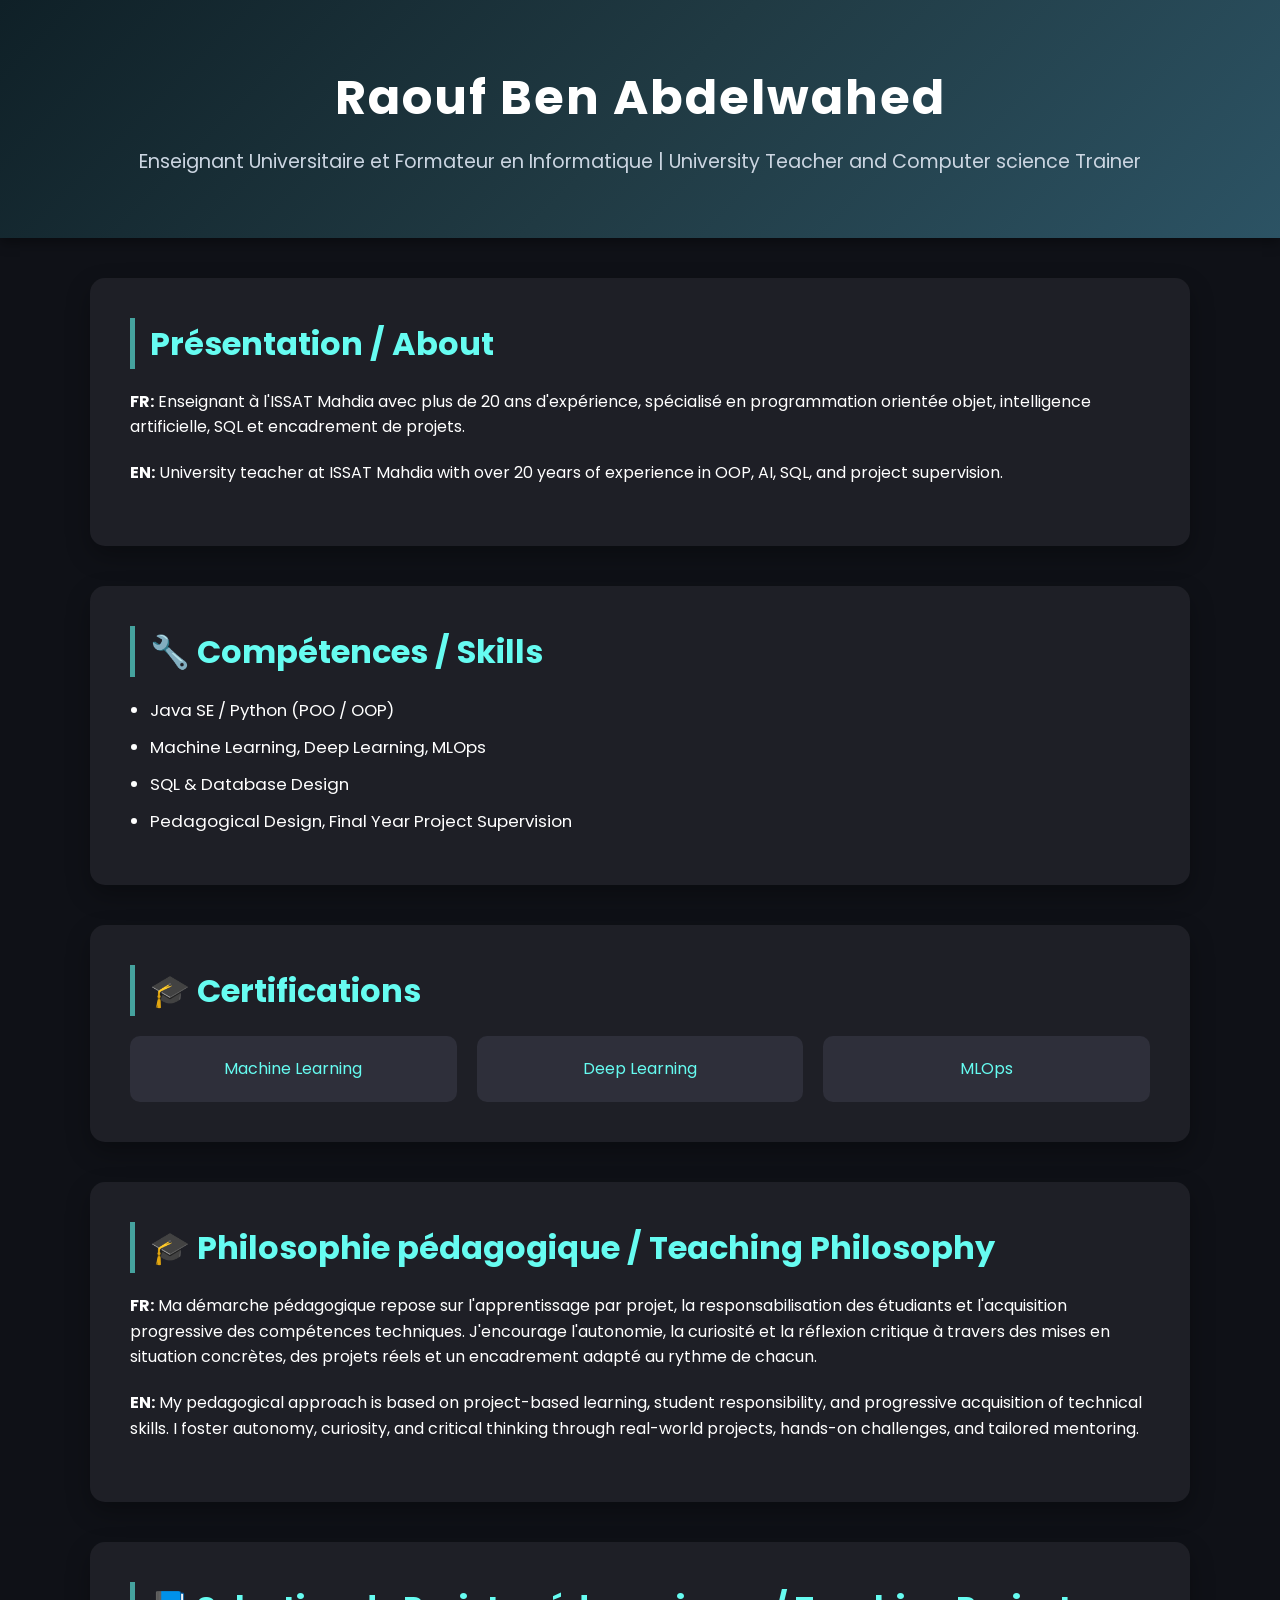
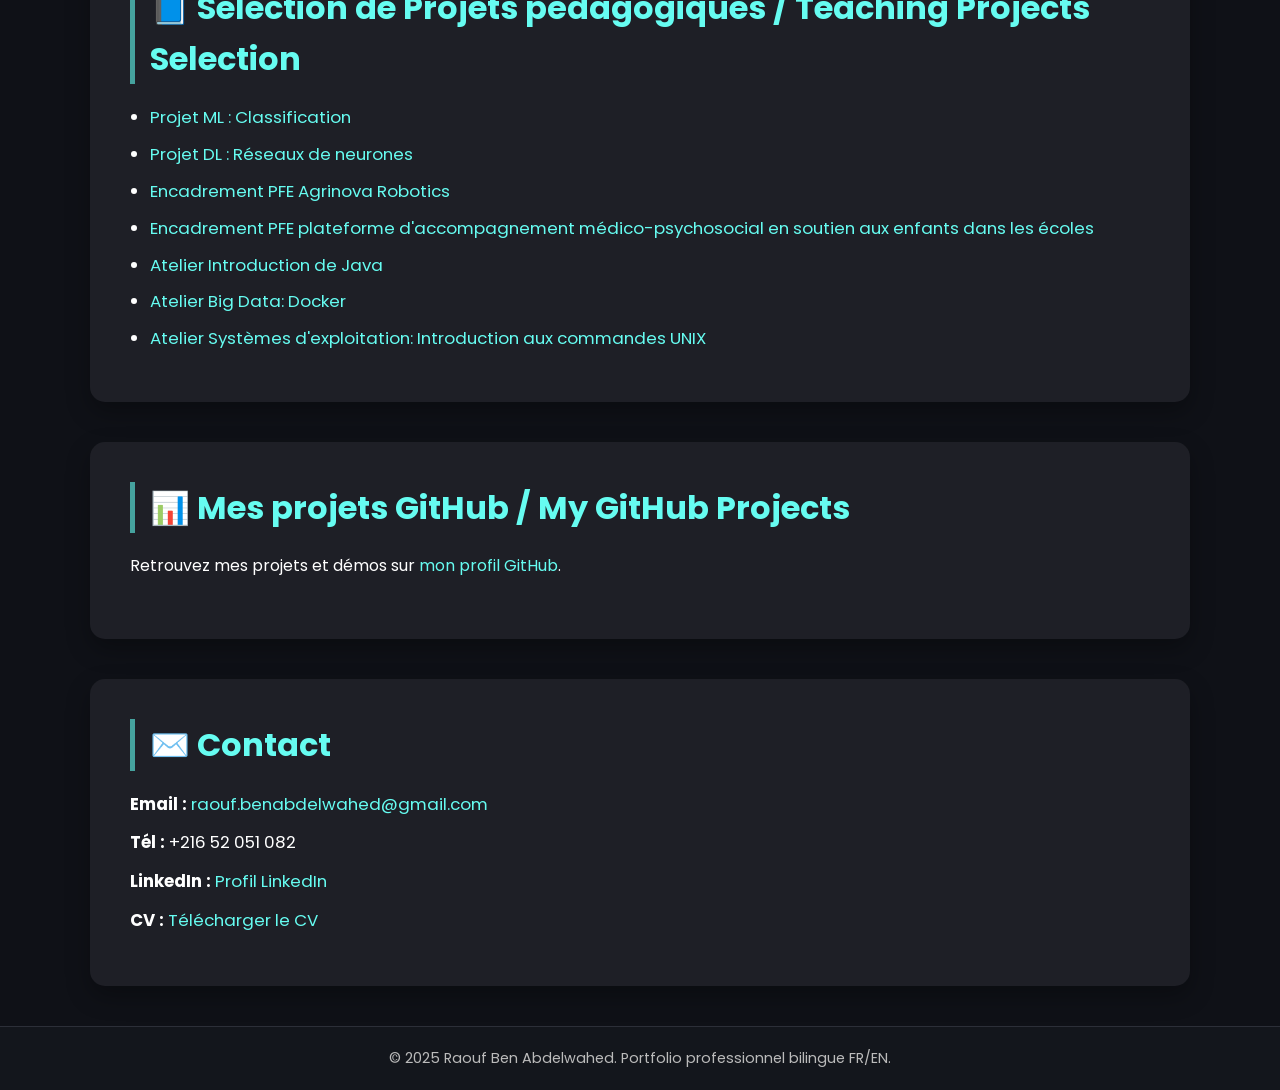
<file: index.html>
<!DOCTYPE html>
<html lang="fr">
<head>
  <meta charset="UTF-8">
  <meta name="viewport" content="width=device-width, initial-scale=1.0">
  <title>Raouf Ben Abdelwahed - Portfolio</title>
  <link href="https://fonts.googleapis.com/css2?family=Poppins:wght@300;500;700&display=swap" rel="stylesheet">
  <link rel="stylesheet" href="styles.css">
</head>
<body>
  <header>
    <h1>Raouf Ben Abdelwahed</h1>
    <p>Enseignant Universitaire et Formateur en Informatique | University Teacher and Computer science Trainer</p>
  </header>

  <section>
    <h2>
      Présentation / About
    </h2>
    <p><strong>FR:</strong> Enseignant à l'ISSAT Mahdia avec plus de 20 ans d'expérience, spécialisé en programmation orientée objet, intelligence artificielle, SQL et encadrement de projets.</p>
    <p><strong>EN:</strong> University teacher at ISSAT Mahdia with over 20 years of experience in OOP, AI, SQL, and project supervision.</p>
  </section>

  <section>
    <h2>🔧 Compétences / Skills</h2>
    <ul>
      <li>Java SE / Python (POO / OOP)</li>
      <li>Machine Learning, Deep Learning, MLOps</li>
      <li>SQL & Database Design</li>
      <li>Pedagogical Design, Final Year Project Supervision</li>
    </ul>
  </section>
  <section>
    <h2>🎓 Certifications</h2>
    <div class="grid">
      <div><a href="Certifications/Raouf-Ben-Abdelwahed-ML.pdf">Machine Learning</a></div>
      <div><a href="Certifications/Raouf-Ben-Abdelwahed-DL.pdf">Deep Learning</a></div>
      <div><a href="Certifications/Raouf-Ben-Abdelwahed-ML_OPS.pdf">MLOps</a></div>
    </div>
  </section>
  <section>
    <h2>🎓 Philosophie pédagogique / Teaching Philosophy</h2>
    <p><strong>FR:</strong> Ma démarche pédagogique repose sur l'apprentissage par projet, la responsabilisation des étudiants et l'acquisition progressive des compétences techniques. J'encourage l'autonomie, la curiosité et la réflexion critique à travers des mises en situation concrètes, des projets réels et un encadrement adapté au rythme de chacun.</p>
    <p><strong>EN:</strong> My pedagogical approach is based on project-based learning, student responsibility, and progressive acquisition of technical skills. I foster autonomy, curiosity, and critical thinking through real-world projects, hands-on challenges, and tailored mentoring.</p>
  </section>
  

  

  <section>
    <h2>📘 Selection de Projets pédagogiques / Teaching Projects Selection</h2>
    <ul>
      <li><a href="Supports de cours et d'ateliers pratiques/Classification Lab.html"/>Projet ML : Classification</a></li>
      <li><a href="Supports de cours et d'ateliers pratiques/Convolutional Neural Network.html">Projet DL : Réseaux de neurones</a></li>
      <li><a href="Encadrement des Projets de Fin d'Etude/PFE Agrinova_Robotics.pdf">Encadrement PFE Agrinova Robotics</a></li>
      <li><a href="Encadrement des Projets de Fin d'Etude/PFE Conception et développement d'une plateforme d'accompagnement médico-psychosocial en soutien aux enfants dans les écoles.pdf">Encadrement PFE plateforme d'accompagnement médico-psychosocial en soutien aux enfants dans les écoles</a></li>
      <li><a href="Supports de cours et d'ateliers pratiques/Module-1-Introduction-a-Java.pdf">Atelier Introduction de Java</a></li>
      <li><a href="Supports de cours et d'ateliers pratiques/BIG DATA Atelier2.pdf">Atelier Big Data: Docker</a></li>
       <li><a href="Supports de cours et d'ateliers pratiques/Systèmes d'exploitation Atelier 1.pdf">Atelier Systèmes d'exploitation: Introduction aux commandes UNIX</a></li>
    </ul>
  </section>

  
  <section>
    <h2>📊 Mes projets GitHub / My GitHub Projects</h2>
    <p>Retrouvez mes projets et démos sur <a href="https://github.com/raouf-benabdelwahed" target="_blank">mon profil GitHub</a>.</p>
  </section>

  <section>
    <h2>✉️ Contact</h2>
    <div class="contact-info">
      <p><strong>Email :</strong> <a href="mailto:raouf.benabdelwahed@gmail.com">raouf.benabdelwahed@gmail.com</a></p>
      <p><strong>Tél :</strong> +216 52 051 082</p>
      <p><strong>LinkedIn :</strong><a href="https://www.linkedin.com/in/raouf-ben-abdelwahed-57bb5544/"> Profil LinkedIn</a></p>
      <p><strong>CV :</strong> <a href="CV_Raouf_Ben_Abdelwahed.docx.pdf">Télécharger le CV</a></p>
    </div>
  </section>

  <footer>
    &copy; 2025 Raouf Ben Abdelwahed. Portfolio professionnel bilingue FR/EN.
  </footer>
</body>
</html>
</file>
<file: styles.css>
/* Portfolio Styling - Dark Theme Modern */

* {
  box-sizing: border-box;
  margin: 0;
  padding: 0;
}

body {
  font-family: 'Poppins', sans-serif;
  background: #0f1117;
  color: #ffffff;
  line-height: 1.6;
}

header {
  background: linear-gradient(135deg, #0f2027, #203a43, #2c5364);
  color: white;
  padding: 60px 20px;
  text-align: center;
  box-shadow: 0 4px 12px rgba(0, 0, 0, 0.4);
}

header h1 {
  font-size: 3rem;
  margin-bottom: 10px;
  letter-spacing: 2px;
}

header p {
  font-size: 1.2rem;
  color: #cbd5e1;
}

section {
  max-width: 1100px;
  background: #1e1f26;
  margin: 40px auto;
  padding: 40px;
  border-radius: 15px;
  box-shadow: 0 10px 25px rgba(0, 0, 0, 0.3);
  transition: transform 0.3s ease;
}
section p{
  margin-bottom: 2%;
}

section:hover {
  transform: translateY(-3px);
}

h2 {
  font-size: 2rem;
  margin-bottom: 20px;
  color: #66fcf1;
  border-left: 5px solid #45a29e;
  padding-left: 15px;
}

ul {
  margin: 20px 0 0 20px;
}

ul li {
  margin-bottom: 10px;
  font-size: 1.05rem;
}

a {
  color: #66fcf1;
  text-decoration: none;
  transition: all 0.3s ease;
}

a:hover {
  color: #ffffff;
  text-decoration: underline;
}

.grid {
  display: flex;
  flex-wrap: wrap;
  gap: 20px;
  margin-top: 20px;
}

.grid div {
  flex: 1 1 30%;
  background: #2e2f3a;
  padding: 20px;
  border-radius: 10px;
  text-align: center;
  transition: background 0.3s ease;
}

.grid div:hover {
  background: #3c3f4e;
}

footer {
  text-align: center;
  padding: 20px;
  background: #13161c;
  color: #bbb;
  font-size: 0.9rem;
  border-top: 1px solid #2c2f38;
}

.contact-info p {
  margin-bottom: 12px;
  font-size: 1.05rem;
}
</file>
